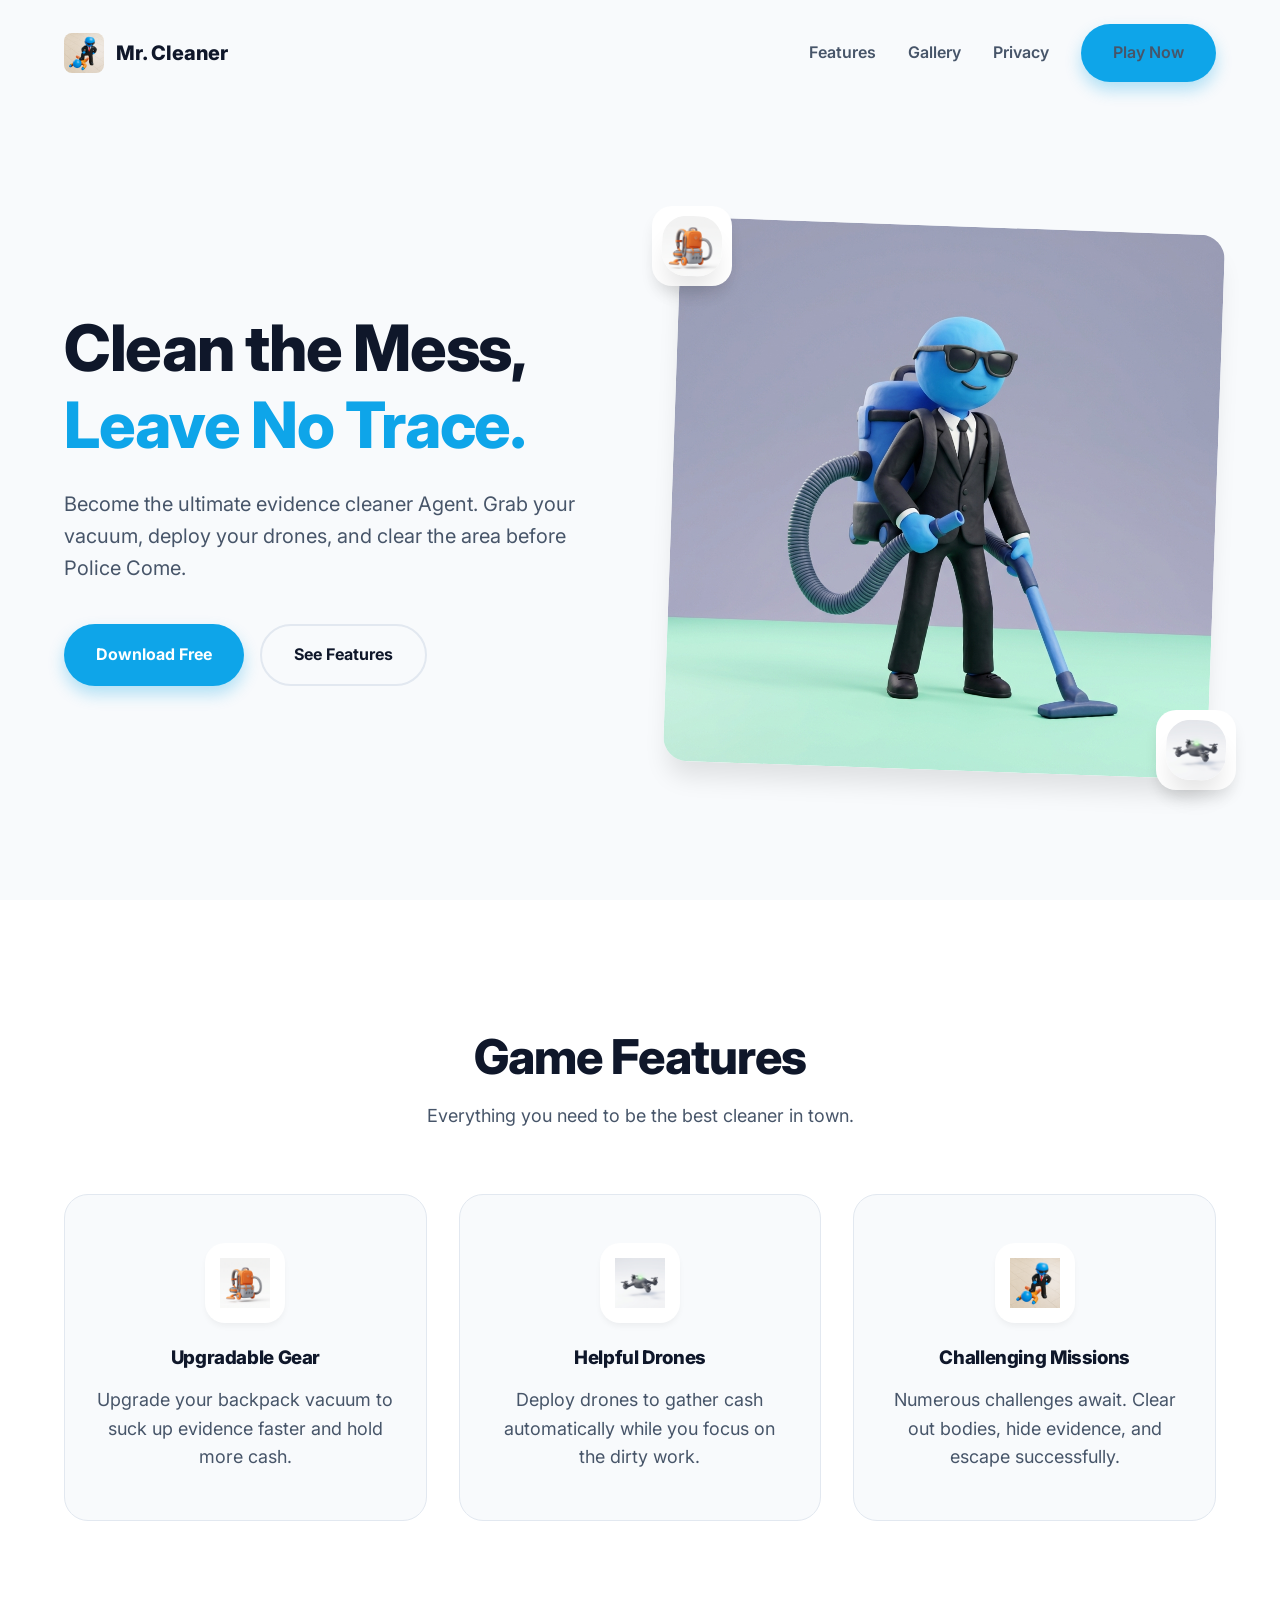
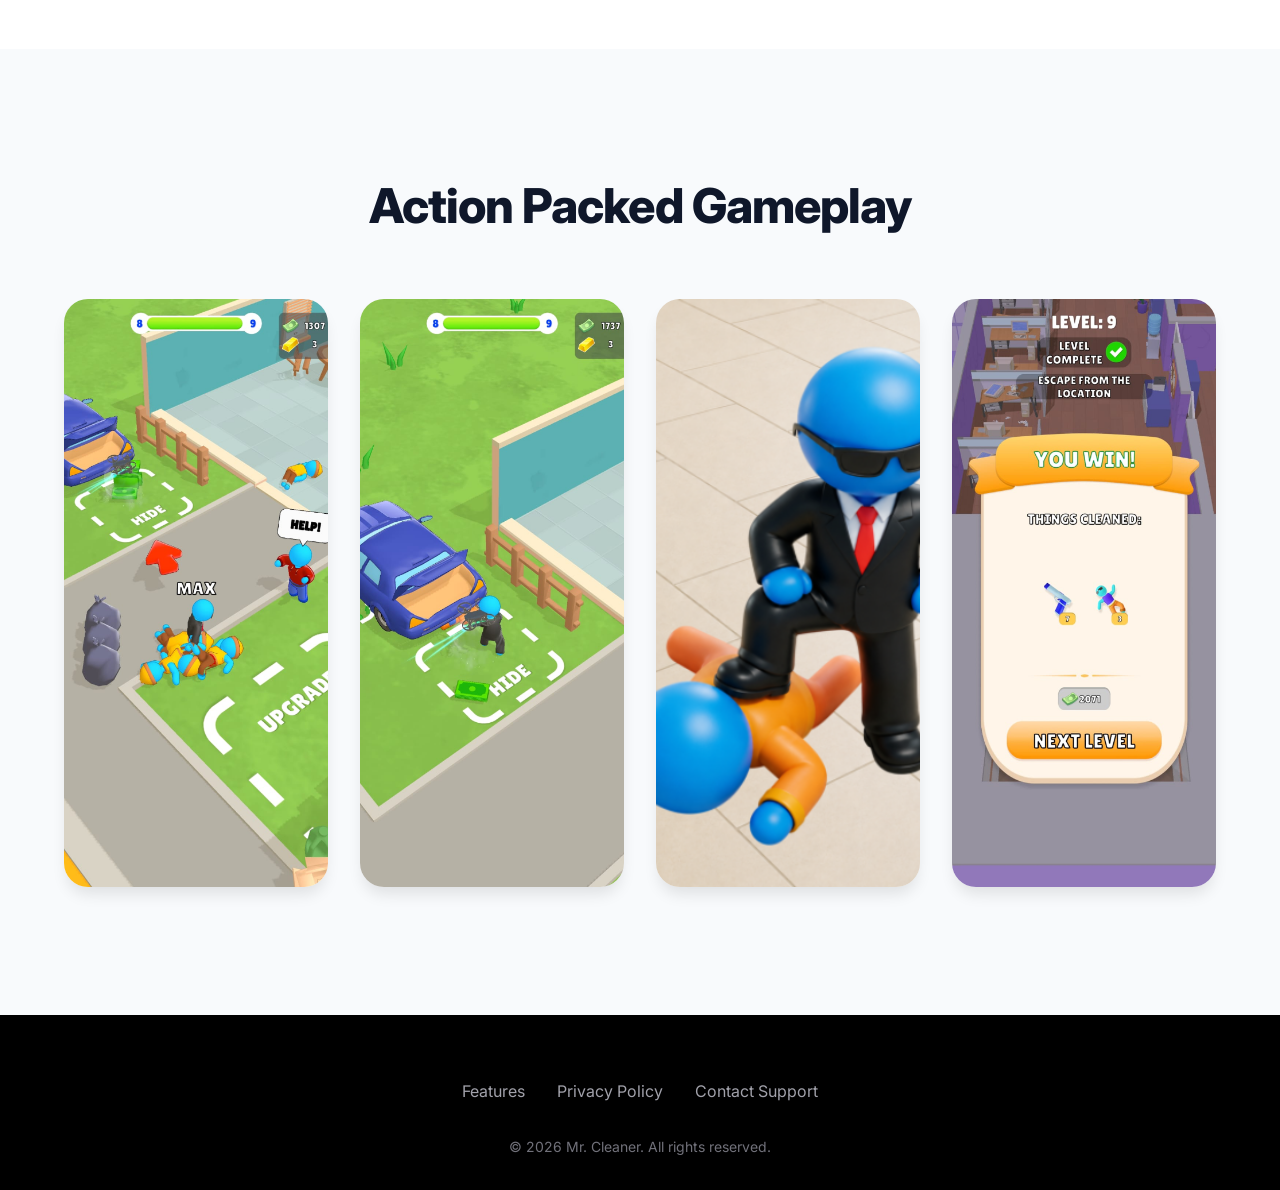
<file: index.html>
<!DOCTYPE html>
<html lang="en">
<head>
    <meta charset="UTF-8">
    <meta name="viewport" content="width=device-width, initial-scale=1.0">
    <title>Mr. Cleaner - Clean the Mess</title>
    <link rel="icon" type="image/png" href="assets/logo.png">
    <link href="https://fonts.googleapis.com/css2?family=Inter:wght@400;600;800&display=swap" rel="stylesheet">
    <link rel="stylesheet" href="styles.css">
</head>
<body>

    <!-- Header -->
    <header id="header">
        <div class="container nav-content">
            <div class="logo">
                <img src="assets/logo.png" alt="Mr. Cleaner Logo">
                Mr. Cleaner
            </div>
            <nav class="nav-links">
                <a href="#features">Features</a>
                <a href="#gallery">Gallery</a>
                <a href="privacy.html">Privacy</a>
                <a href="#download" class="btn">Play Now</a>
            </nav>
        </div>
    </header>

    <!-- Hero Section -->
    <section class="hero">
        <div class="container hero-grid">
            <div class="hero-content reveal">
                <h1>Clean the Mess, <span>Leave No Trace.</span></h1>
                <p>Become the ultimate evidence cleaner Agent. Grab your vacuum, deploy your drones, and clear the area before Police Come.</p>
                <div class="hero-actions">
                    <a href="#download" class="btn">Download Free</a>
                    <a href="#features" class="btn btn-outline">See Features</a>
                </div>
            </div>
            <div class="hero-image reveal" style="transition-delay: 0.2s;">
                <img src="assets/hero.png" alt="Mr. Cleaner 3D Hero">
                <div class="floating-icon icon-1">
                    <img src="assets/vacuum.png" alt="Vacuum Icon">
                </div>
                <div class="floating-icon icon-2">
                    <img src="assets/drone.png" alt="Drone Icon">
                </div>
            </div>
        </div>
    </section>

    <!-- Features Section -->
    <section id="features" class="features">
        <div class="container">
            <div class="section-header reveal">
                <h2>Game Features</h2>
                <p>Everything you need to be the best cleaner in town.</p>
            </div>
            <div class="features-grid">
                <div class="feature-card reveal">
                    <div class="feature-icon">
                        <img src="assets/vacuum.png" alt="Vacuum">
                    </div>
                    <h3>Upgradable Gear</h3>
                    <p>Upgrade your backpack vacuum to suck up evidence faster and hold more cash.</p>
                </div>
                <div class="feature-card reveal" style="transition-delay: 0.2s;">
                    <div class="feature-icon">
                        <img src="assets/drone.png" alt="Drone">
                    </div>
                    <h3>Helpful Drones</h3>
                    <p>Deploy drones to gather cash automatically while you focus on the dirty work.</p>
                </div>
                <div class="feature-card reveal" style="transition-delay: 0.4s;">
                    <div class="feature-icon">
                        <img src="assets/logo.png" alt="Missions">
                    </div>
                    <h3>Challenging Missions</h3>
                    <p>Numerous challenges await. Clear out bodies, hide evidence, and escape successfully.</p>
                </div>
            </div>
        </div>
    </section>

    <!-- Gallery Section -->
    <section id="gallery" class="gallery">
        <div class="container">
            <div class="section-header reveal">
                <h2>Action Packed Gameplay</h2>
            </div>
            <div class="gallery-grid reveal">
                <div class="gallery-item">
                    <img src="assets/screenshots/gameplay1.png" alt="Gameplay 1">
                </div>
                <div class="gallery-item">
                    <img src="assets/screenshots/gameplay2.png" alt="Gameplay 2">
                </div>
                <div class="gallery-item">
                    <img src="assets/screenshots/character.png" alt="Character Customization">
                </div>
                <div class="gallery-item">
                    <img src="assets/screenshots/levelcomplete.png" alt="Level Complete">
                </div>
            </div>
        </div>
    </section>

    <!-- Footer -->
    <footer>
        <div class="container">
            <div class="footer-links">
                <a href="#features">Features</a>
                <a href="privacy.html">Privacy Policy</a>
                <a href="mailto:kaliosstudio.dev@gmail.com">Contact Support</a>
            </div>
            <p class="copyright">© 2026 Mr. Cleaner. All rights reserved.</p>
        </div>
    </footer>

    <script src="script.js"></script>
</body>
</html>
</file>
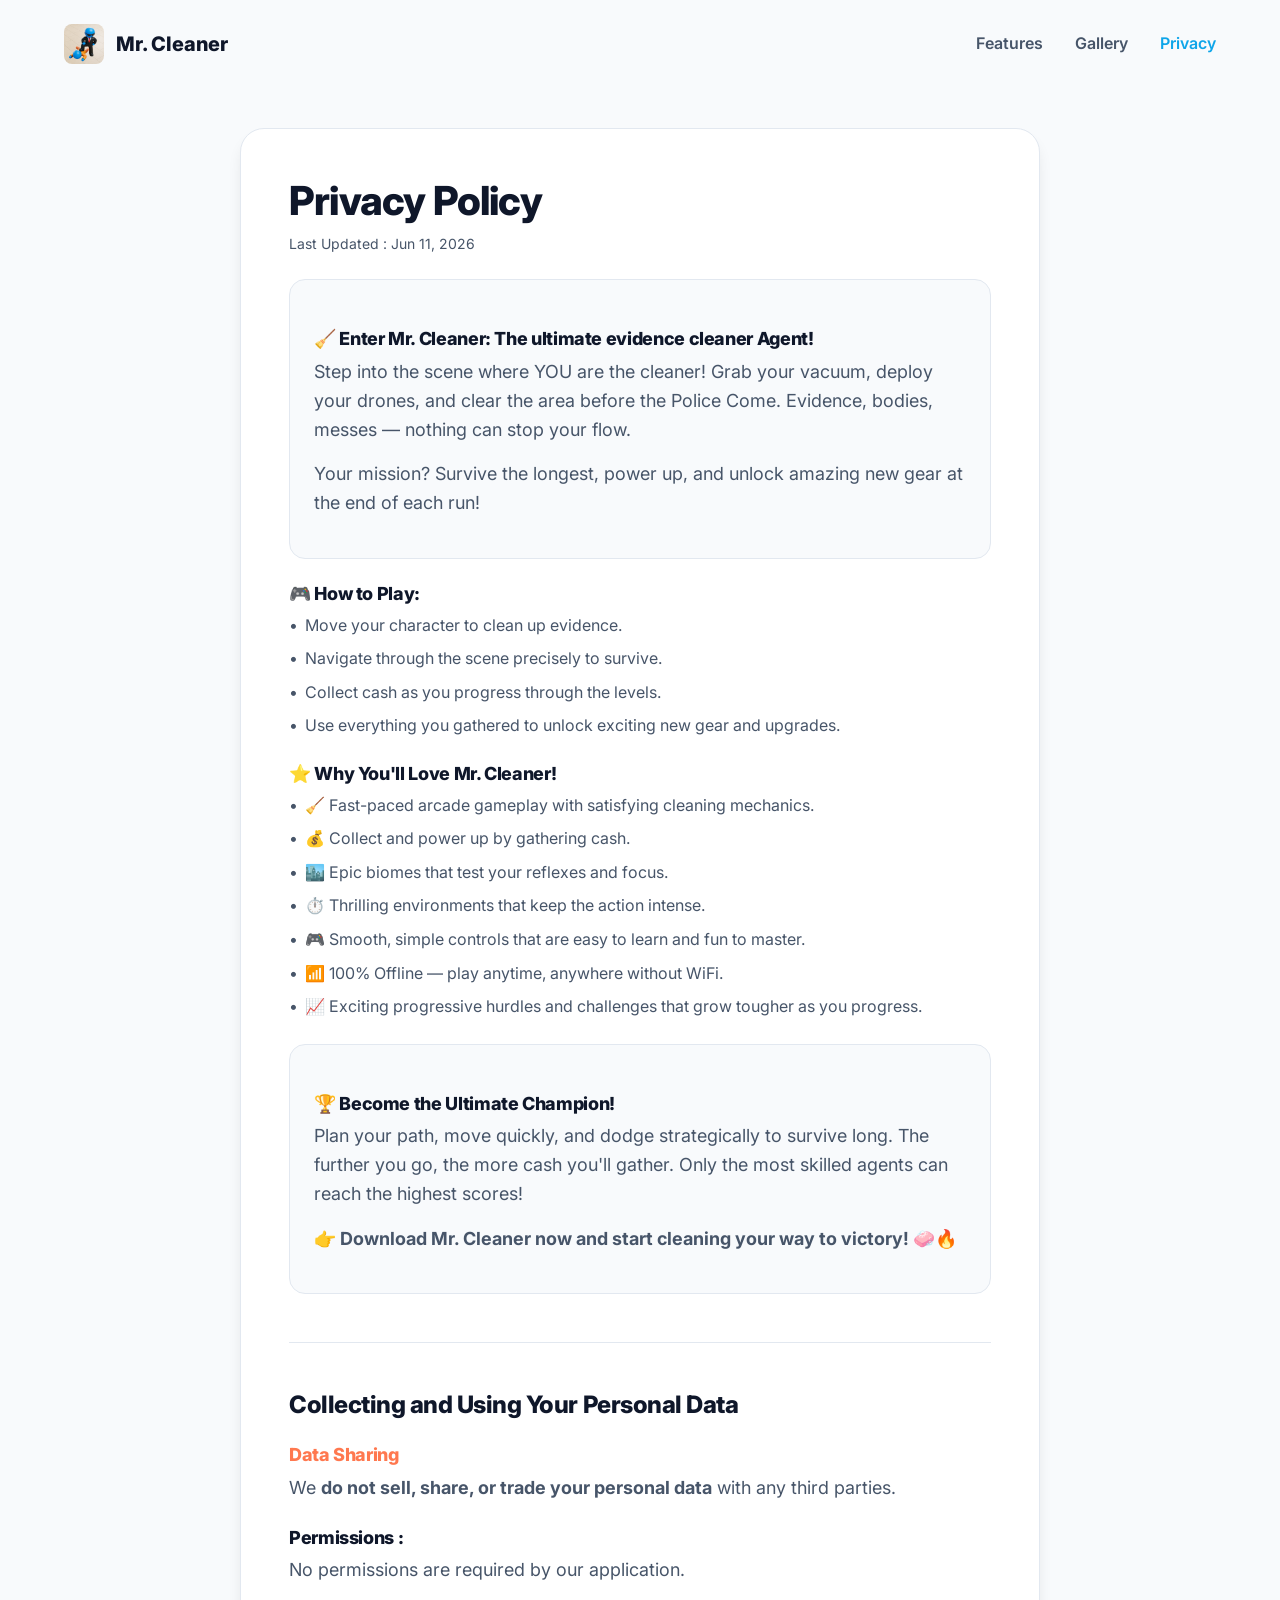
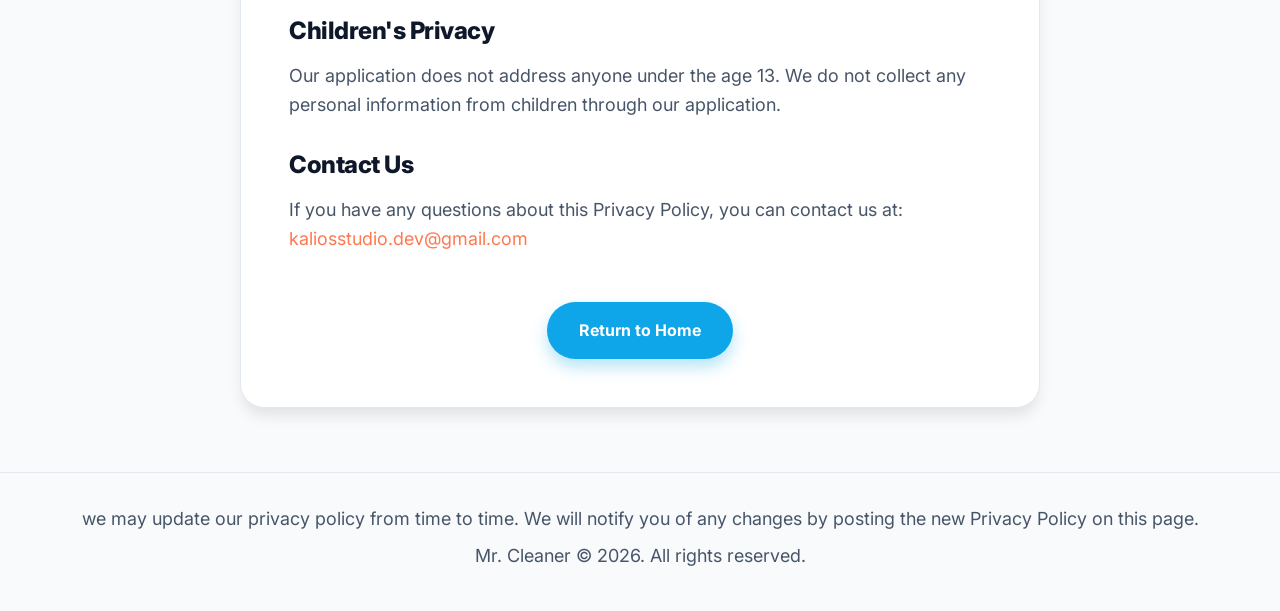
<file: privacy.html>
<!DOCTYPE html>
<html lang="en">
<head>
    <meta charset="UTF-8">
    <meta name="viewport" content="width=device-width, initial-scale=1.0">
    <title>Privacy Policy - Mr. Cleaner</title>
    <link rel="icon" type="image/png" href="assets/logo.png">
    <link href="https://fonts.googleapis.com/css2?family=Inter:wght@400;600;800&display=swap" rel="stylesheet">
    <link rel="stylesheet" href="styles.css">
</head>
<body>

    <!-- Header -->
    <header id="header" class="scrolled">
        <div class="container nav-content">
            <a href="index.html" class="logo">
                <img src="assets/logo.png" alt="Mr. Cleaner Logo">
                Mr. Cleaner
            </a>
            <nav class="nav-links">
                <a href="index.html#features">Features</a>
                <a href="index.html#gallery">Gallery</a>
                <a href="privacy.html" style="color: var(--clr-accent-blue);">Privacy</a>
            </nav>
        </div>
    </header>

    <!-- Privacy Content -->
    <main class="privacy-page-wrapper">
        <div class="container">
            <div class="privacy-card reveal">
                <h1>Privacy Policy</h1>
                <p class="last-updated">Last Updated : Jun 11, 2026</p>

                <div class="privacy-callout">
                    <h3>🧹 Enter Mr. Cleaner: The ultimate evidence cleaner Agent!</h3>
                    <p>Step into the scene where YOU are the cleaner! Grab your vacuum, deploy your drones, and clear the area before the Police Come. Evidence, bodies, messes — nothing can stop your flow.</p>
                    <p>Your mission? Survive the longest, power up, and unlock amazing new gear at the end of each run!</p>
                </div>

                <div class="privacy-section">
                    <h3>🎮 How to Play:</h3>
                    <ul>
                        <li>Move your character to clean up evidence.</li>
                        <li>Navigate through the scene precisely to survive.</li>
                        <li>Collect cash as you progress through the levels.</li>
                        <li>Use everything you gathered to unlock exciting new gear and upgrades.</li>
                    </ul>
                </div>

                <div class="privacy-section">
                    <h3>⭐ Why You'll Love Mr. Cleaner!</h3>
                    <ul>
                        <li>🧹 Fast-paced arcade gameplay with satisfying cleaning mechanics.</li>
                        <li>💰 Collect and power up by gathering cash.</li>
                        <li>🏙️ Epic biomes that test your reflexes and focus.</li>
                        <li>⏱️ Thrilling environments that keep the action intense.</li>
                        <li>🎮 Smooth, simple controls that are easy to learn and fun to master.</li>
                        <li>📶 100% Offline — play anytime, anywhere without WiFi.</li>
                        <li>📈 Exciting progressive hurdles and challenges that grow tougher as you progress.</li>
                    </ul>
                </div>

                <div class="privacy-callout">
                    <h3>🏆 Become the Ultimate Champion!</h3>
                    <p>Plan your path, move quickly, and dodge strategically to survive long. The further you go, the more cash you'll gather. Only the most skilled agents can reach the highest scores!</p>
                    <p><strong><a href="index.html#download">👉 Download Mr. Cleaner now and start cleaning your way to victory! 🧼🔥</a></strong></p>
                </div>

                <hr class="privacy-divider">

                <h2>Collecting and Using Your Personal Data</h2>
                
                <h3 class="accent-text">Data Sharing</h3>
                <p>We <strong>do not sell, share, or trade your personal data</strong> with any third parties.</p>

                <h3>Permissions :</h3>
                <p>No permissions are required by our application.</p>

                <h2>Children's Privacy</h2>
                <p>Our application does not address anyone under the age 13. We do not collect any personal information from children through our application.</p>

                <h2>Contact Us</h2>
                <p>If you have any questions about this Privacy Policy, you can contact us at: <a href="mailto:kaliosstudio.dev@gmail.com" class="accent-text">kaliosstudio.dev@gmail.com</a></p>

                <div class="privacy-action">
                    <a href="index.html" class="btn">Return to Home</a>
                </div>
            </div>
        </div>
    </main>

    <!-- Footer -->
    <footer class="minimal-footer">
        <div class="container">
            <p>we may update our privacy policy from time to time. We will notify you of any changes by posting the new Privacy Policy on this page.</p>
            <p>Mr. Cleaner © 2026. All rights reserved.</p>
        </div>
    </footer>

    <script src="script.js"></script>
</body>
</html>
</file>
<file: styles.css>
:root {
  --clr-bg: #f8fafc;
  --clr-surface: #ffffff;
  --clr-text: #0f172a;
  --clr-text-light: #475569;
  --clr-accent-orange: #ff784f;
  --clr-accent-blue: #0ea5e9;
  --clr-accent-blue-hover: #0284c7;
  --clr-border: #e2e8f0;
  
  --font-main: 'Inter', system-ui, -apple-system, sans-serif;
  --shadow-sm: 0 4px 6px -1px rgba(0, 0, 0, 0.05);
  --shadow-md: 0 10px 15px -3px rgba(0, 0, 0, 0.1);
  --shadow-lg: 0 20px 25px -5px rgba(0, 0, 0, 0.1);
  --radius-md: 16px;
  --radius-lg: 24px;
  --radius-full: 9999px;
  
  --transition: all 0.3s cubic-bezier(0.4, 0, 0.2, 1);
}

* {
  margin: 0;
  padding: 0;
  box-sizing: border-box;
}

body {
  font-family: var(--font-main);
  background-color: var(--clr-bg);
  color: var(--clr-text);
  line-height: 1.6;
  overflow-x: hidden;
}

img {
  max-width: 100%;
  display: block;
}

a {
  text-decoration: none;
  color: inherit;
}

/* Typography */
h1, h2, h3 {
  font-weight: 800;
  line-height: 1.2;
  letter-spacing: -0.02em;
}

h1 { font-size: clamp(2.5rem, 5vw, 4.5rem); }
h2 { font-size: clamp(2rem, 4vw, 3rem); }
p { color: var(--clr-text-light); font-size: 1.125rem; }

/* Layout container */
.container {
  width: 90%;
  max-width: 1200px;
  margin: 0 auto;
}

/* Button */
.btn {
  display: inline-flex;
  align-items: center;
  justify-content: center;
  padding: 1rem 2rem;
  background-color: var(--clr-accent-blue);
  color: white;
  font-weight: 700;
  border-radius: var(--radius-full);
  transition: var(--transition);
  border: none;
  cursor: pointer;
  box-shadow: 0 8px 16px rgba(14, 165, 233, 0.3);
}

.btn:hover {
  background-color: var(--clr-accent-blue-hover);
  transform: translateY(-2px);
  box-shadow: 0 12px 20px rgba(14, 165, 233, 0.4);
}

.btn-outline {
  background-color: transparent;
  color: var(--clr-text);
  border: 2px solid var(--clr-border);
  box-shadow: none;
}

.btn-outline:hover {
  background-color: var(--clr-surface);
  border-color: var(--clr-text);
  color: var(--clr-text);
  transform: translateY(-2px);
  box-shadow: var(--shadow-sm);
}

/* Header / Navbar */
header {
  position: fixed;
  top: 0;
  left: 0;
  width: 100%;
  padding: 1.5rem 0;
  z-index: 100;
  transition: var(--transition);
}

header.scrolled {
  background-color: rgba(255, 255, 255, 0.9);
  backdrop-filter: blur(10px);
  box-shadow: var(--shadow-sm);
  padding: 1rem 0;
}

.nav-content {
  display: flex;
  justify-content: space-between;
  align-items: center;
}

.logo {
  display: flex;
  align-items: center;
  gap: 0.75rem;
  font-weight: 800;
  font-size: 1.25rem;
}

.logo img {
  width: 40px;
  height: 40px;
  border-radius: 8px;
}

.nav-links {
  display: flex;
  gap: 2rem;
  align-items: center;
}

.nav-links a {
  font-weight: 600;
  color: var(--clr-text-light);
  transition: var(--transition);
}

.nav-links a:hover {
  color: var(--clr-accent-blue);
}

/* Hero Section */
.hero {
  padding: 12rem 0 6rem;
  min-height: 100vh;
  display: flex;
  align-items: center;
  position: relative;
  overflow: hidden;
}

.hero-grid {
  display: grid;
  grid-template-columns: 1fr 1fr;
  gap: 4rem;
  align-items: center;
}

.hero-content h1 span {
  color: var(--clr-accent-blue);
}

.hero-content p {
  margin: 1.5rem 0 2.5rem;
  font-size: 1.25rem;
}

.hero-actions {
  display: flex;
  gap: 1rem;
}

.hero-image {
  position: relative;
  border-radius: var(--radius-lg);
}

.hero-image img {
  border-radius: var(--radius-lg);
  box-shadow: var(--shadow-lg);
  transform: rotate(2deg);
  transition: var(--transition);
}

.hero-image:hover img {
  transform: rotate(0deg) scale(1.02);
}

.floating-icon {
  position: absolute;
  width: 80px;
  height: 80px;
  border-radius: 20px;
  box-shadow: var(--shadow-md);
  background: var(--clr-surface);
  padding: 10px;
  animation: float 6s ease-in-out infinite;
}

.icon-1 { top: -20px; left: -20px; }
.icon-2 { bottom: -20px; right: -20px; animation-delay: 3s; }

@keyframes float {
  0% { transform: translateY(0px); }
  50% { transform: translateY(-15px); }
  100% { transform: translateY(0px); }
}

/* Features */
.features {
  padding: 8rem 0;
  background-color: var(--clr-surface);
}

.section-header {
  text-align: center;
  margin-bottom: 4rem;
}

.section-header p {
  margin-top: 1rem;
}

.features-grid {
  display: grid;
  grid-template-columns: repeat(auto-fit, minmax(300px, 1fr));
  gap: 2rem;
}

.feature-card {
  padding: 3rem 2rem;
  background: var(--clr-bg);
  border-radius: var(--radius-lg);
  text-align: center;
  transition: var(--transition);
  border: 1px solid var(--clr-border);
}

.feature-card:hover {
  transform: translateY(-10px);
  box-shadow: var(--shadow-md);
  border-color: var(--clr-accent-blue);
}

.feature-icon {
  width: 80px;
  height: 80px;
  margin: 0 auto 1.5rem;
  background: var(--clr-surface);
  border-radius: 20px;
  display: flex;
  align-items: center;
  justify-content: center;
  box-shadow: var(--shadow-sm);
}

.feature-icon img {
  width: 50px;
  height: 50px;
  object-fit: contain;
}

.feature-card h3 {
  margin-bottom: 1rem;
}

/* Gallery */
.gallery {
  padding: 8rem 0;
}

.gallery-grid {
  display: grid;
  grid-template-columns: repeat(auto-fit, minmax(250px, 1fr));
  gap: 2rem;
}

.gallery-item {
  border-radius: var(--radius-lg);
  overflow: hidden;
  box-shadow: var(--shadow-md);
  cursor: pointer;
}

.gallery-item img {
  width: 100%;
  height: 100%;
  object-fit: cover;
  transition: var(--transition);
}

.gallery-item:hover img {
  transform: scale(1.05);
}

/* Footer */
footer {
  background: #000;
  color: white;
  padding: 4rem 0 2rem;
  text-align: center;
}

.footer-links {
  display: flex;
  justify-content: center;
  gap: 2rem;
  margin-bottom: 2rem;
}

.footer-links a {
  color: #a1a1aa;
  transition: var(--transition);
}

.footer-links a:hover {
  color: white;
}

.copyright {
  color: #71717a;
  font-size: 0.875rem;
}

/* Privacy Policy Content */
.privacy-page-wrapper {
  padding: 8rem 0 4rem;
  background-color: var(--clr-bg);
  min-height: 100vh;
}

.privacy-card {
  max-width: 800px;
  margin: 0 auto;
  background-color: var(--clr-surface);
  border-radius: var(--radius-lg);
  padding: 3rem;
  box-shadow: var(--shadow-md);
  border: 1px solid var(--clr-border);
}

.privacy-card h1 {
  font-size: 2.5rem;
  margin-bottom: 0.5rem;
}

.last-updated {
  color: var(--clr-text-light);
  font-size: 0.875rem;
  margin-bottom: 2rem;
}

.privacy-callout {
  background-color: var(--clr-bg);
  border-radius: var(--radius-md);
  padding: 1.5rem;
  margin: 1.5rem 0;
  border: 1px solid var(--clr-border);
}

.privacy-callout h3 {
  margin-bottom: 0.75rem;
  font-size: 1.125rem;
}

.privacy-section {
  margin: 1.5rem 0;
}

.privacy-section h3 {
  margin-bottom: 0.75rem;
  font-size: 1.125rem;
}

.privacy-section ul {
  list-style: none;
  padding-left: 0;
  color: var(--clr-text-light);
}

.privacy-section li {
  margin-bottom: 0.5rem;
  position: relative;
  padding-left: 1rem;
}

.privacy-section li::before {
  content: "•";
  position: absolute;
  left: 0;
  color: var(--clr-text-light);
}

.privacy-divider {
  border: 0;
  height: 1px;
  background: var(--clr-border);
  margin: 3rem 0;
}

.privacy-card h2 {
  font-size: 1.5rem;
  margin: 2rem 0 1rem;
}

.privacy-card h3 {
  font-size: 1.125rem;
  margin: 1.5rem 0 0.5rem;
}

.accent-text {
  color: var(--clr-accent-orange);
}

.privacy-card p {
  margin-bottom: 1rem;
  color: var(--clr-text-light);
}

.privacy-callout p {
  color: var(--clr-text-light);
}

.privacy-action {
  text-align: center;
  margin-top: 3rem;
}

.minimal-footer {
  background-color: var(--clr-bg);
  color: var(--clr-text-light);
  text-align: center;
  padding: 2rem 0;
  font-size: 0.75rem;
  border-top: 1px solid var(--clr-border);
}

.minimal-footer p {
  margin-bottom: 0.5rem;
}

/* Mobile */
@media (max-width: 768px) {
  .hero-grid { grid-template-columns: 1fr; text-align: center; }
  .hero-actions { justify-content: center; }
  .nav-links { display: none; } /* Add hamburger menu if needed, keeping minimal for now */
  .floating-icon { display: none; }
}

/* Animations */
.reveal {
  opacity: 0;
  transform: translateY(30px);
  transition: all 0.8s ease-out;
}

.reveal.active {
  opacity: 1;
  transform: translateY(0);
}
</file>
